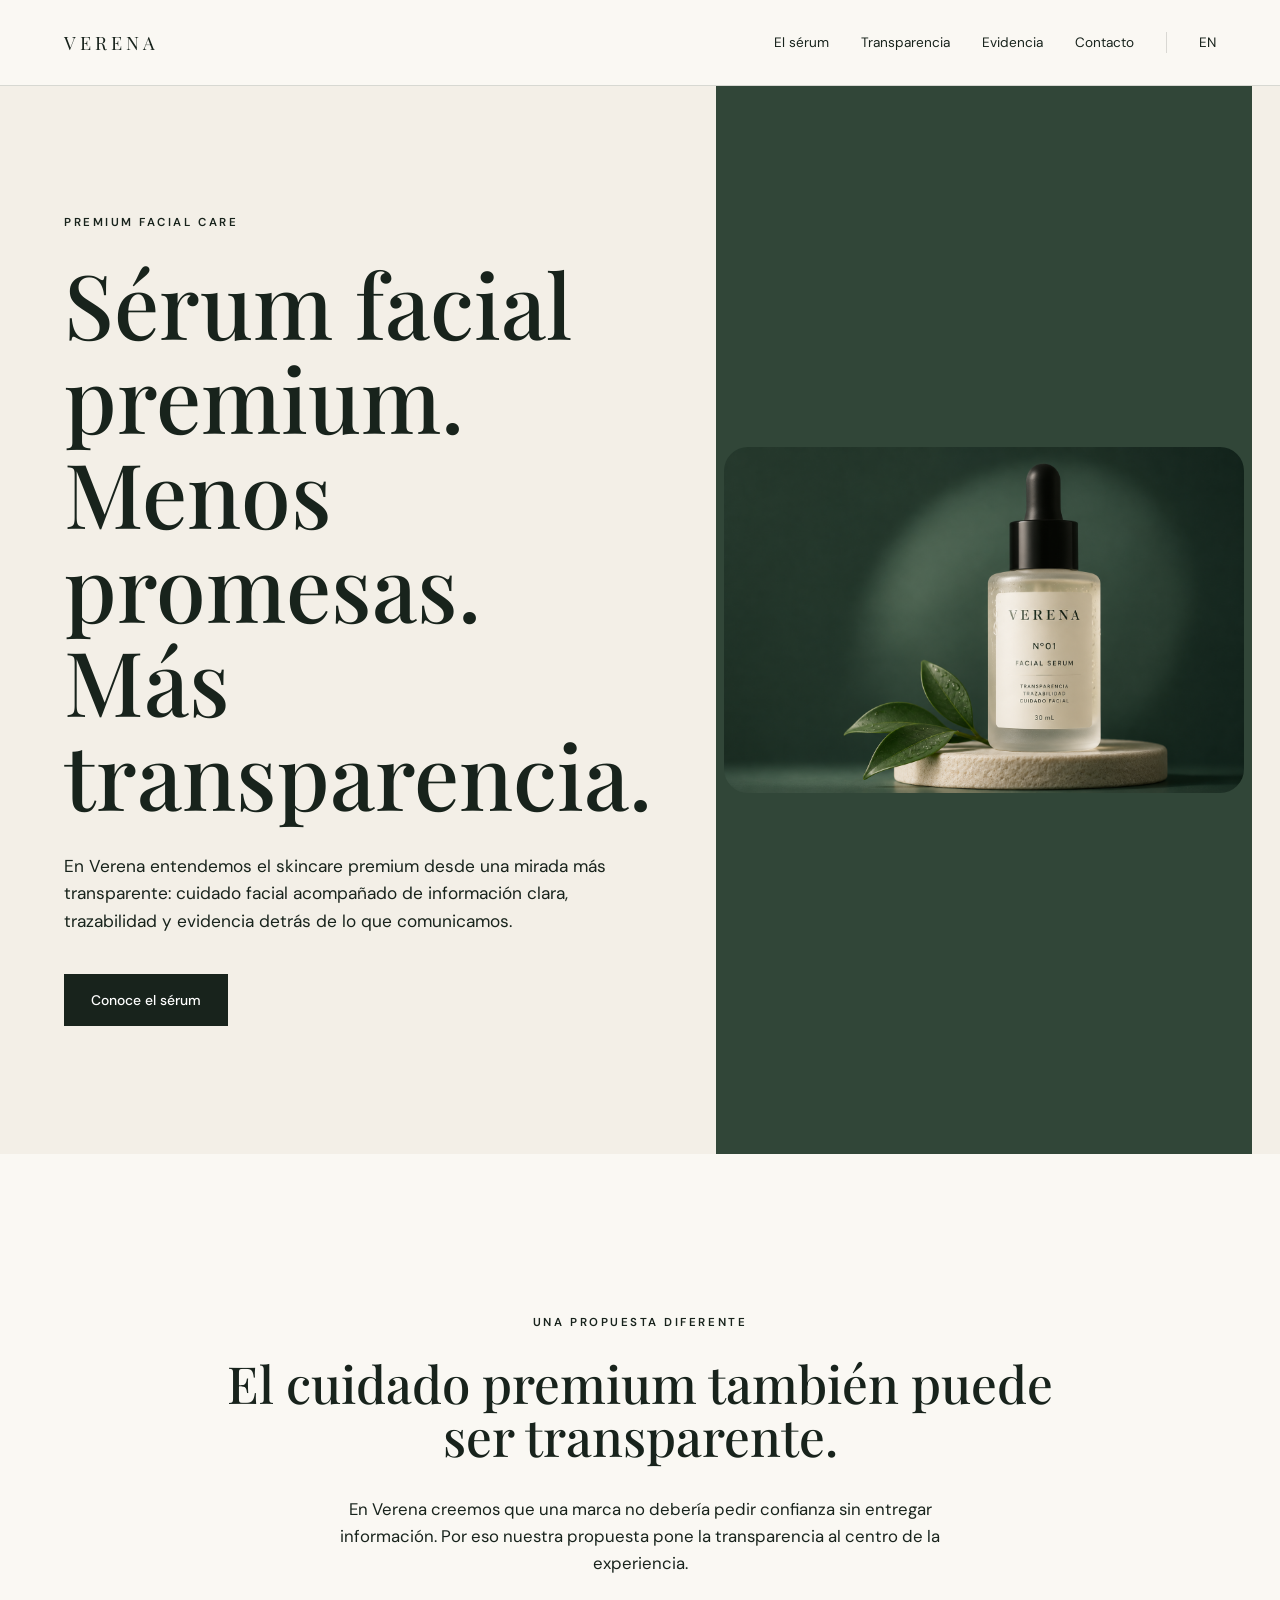
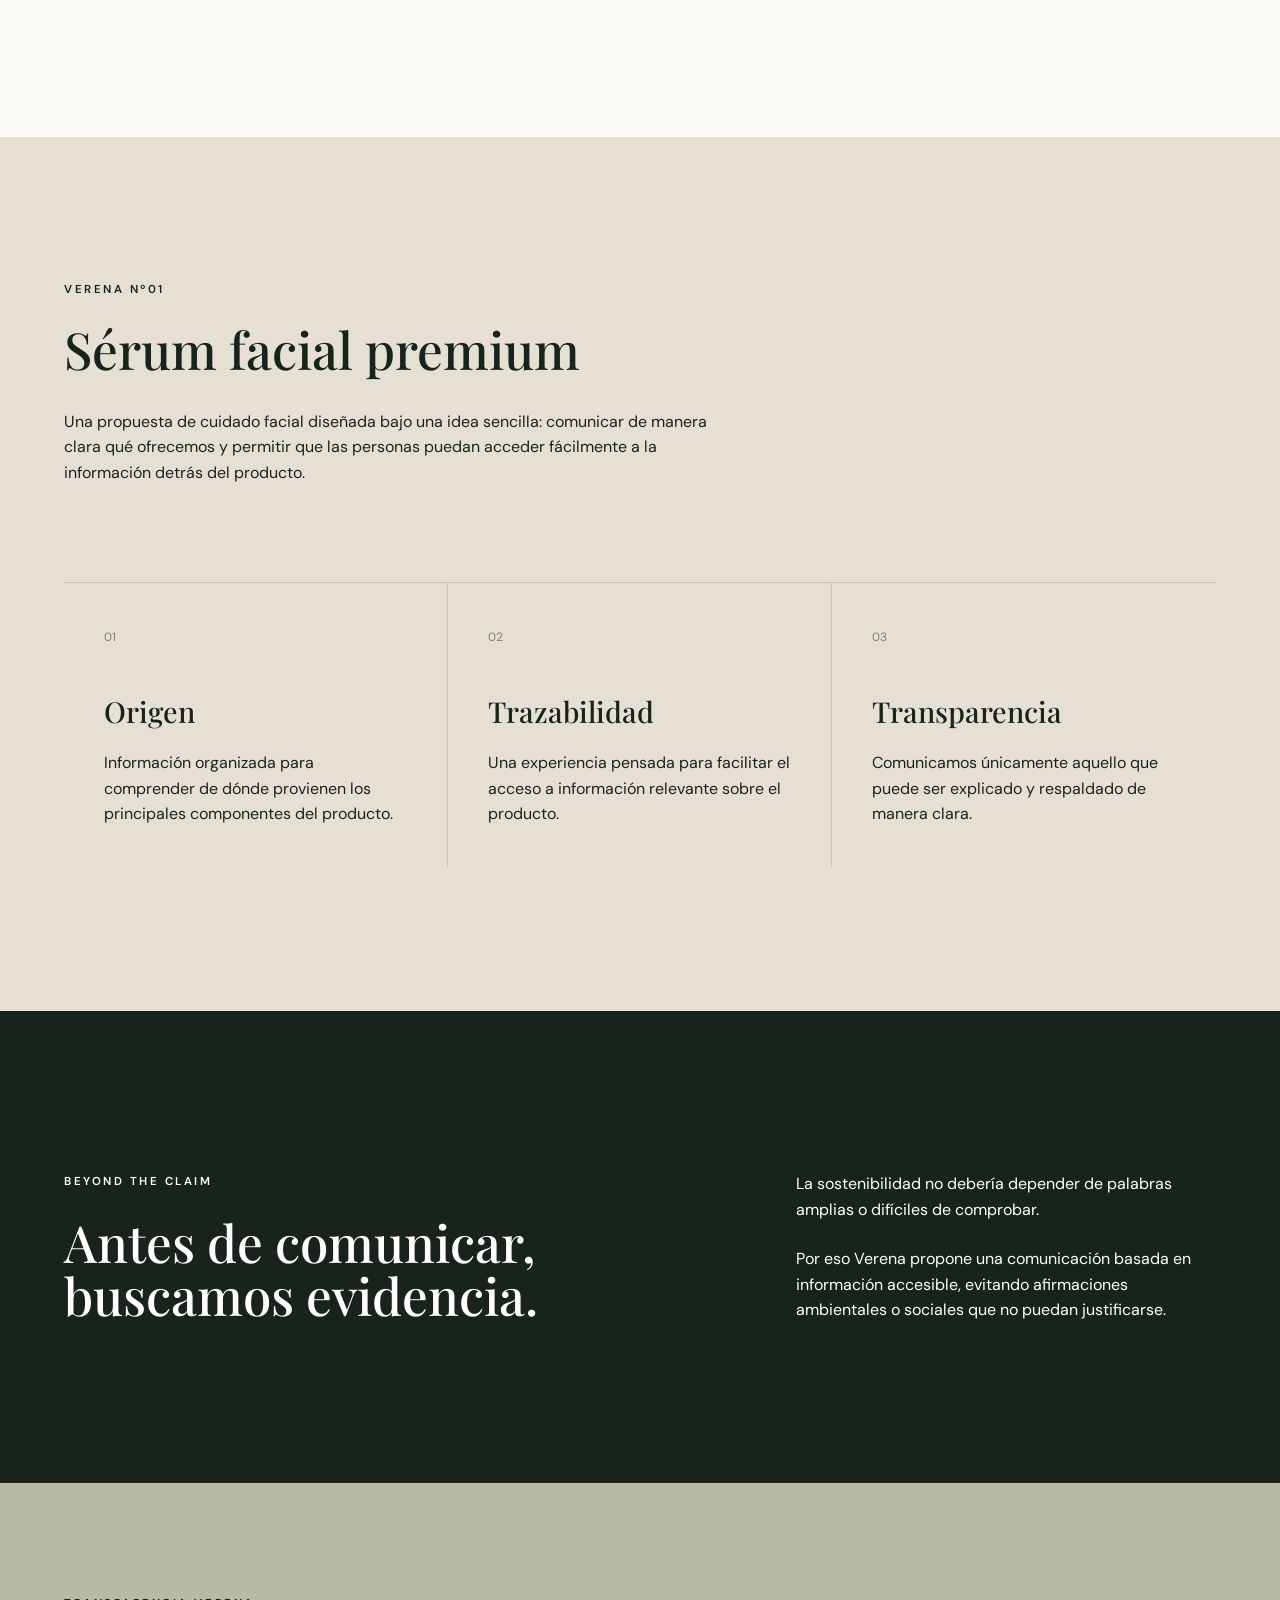
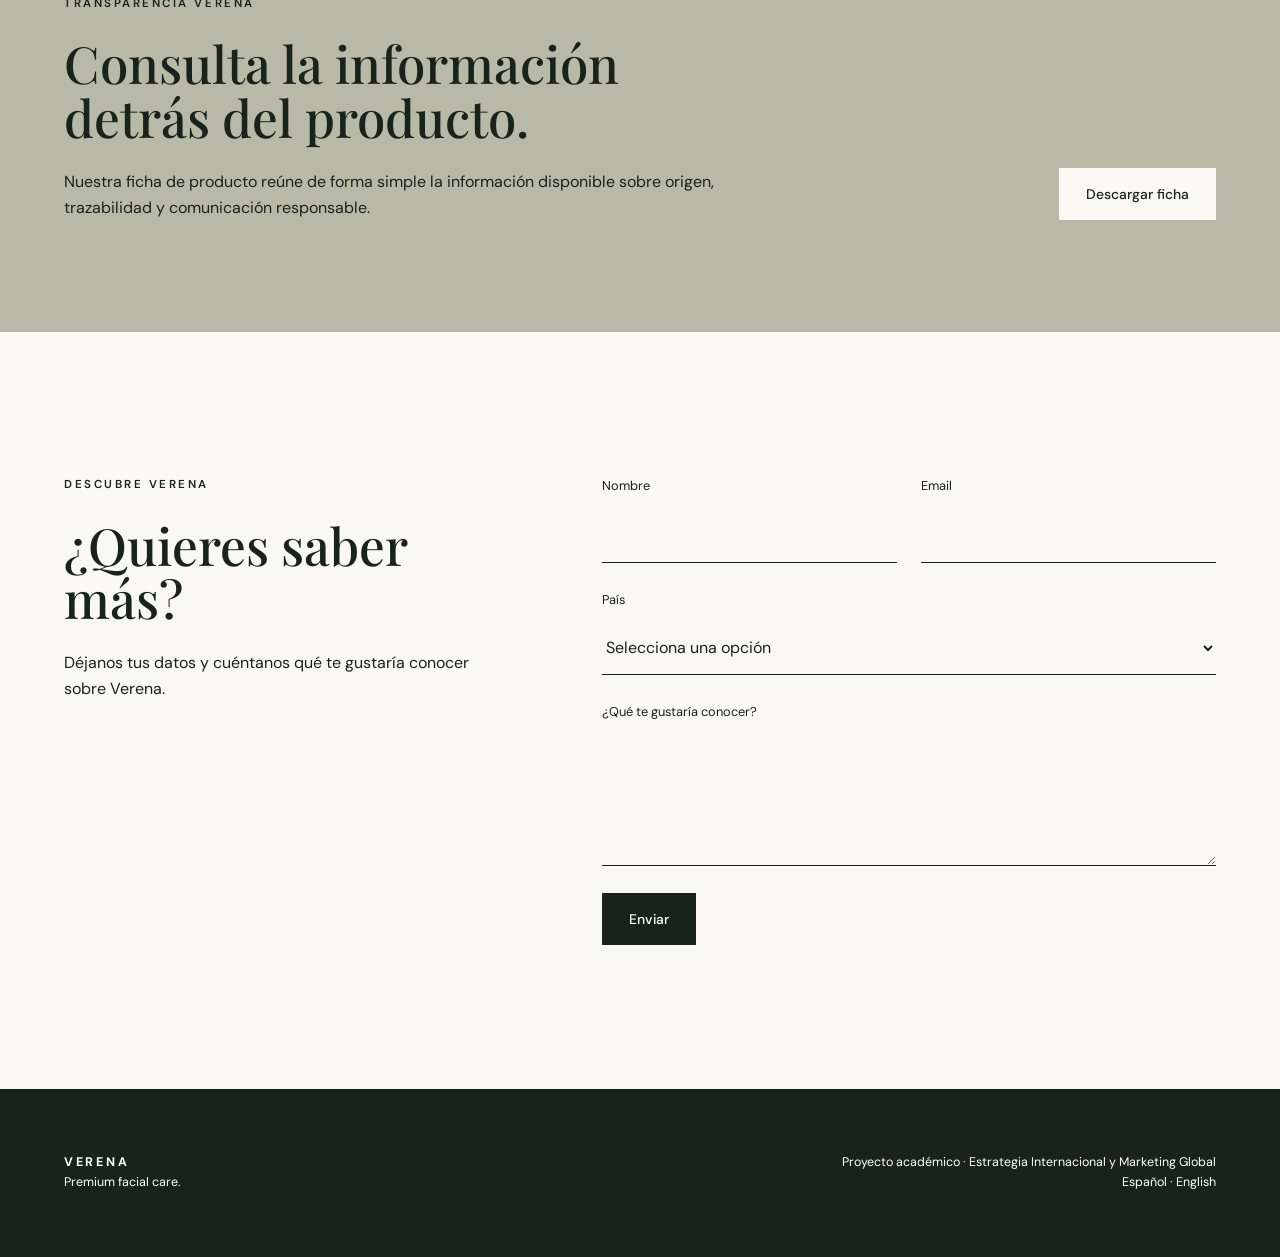
<file: index.html>
<!DOCTYPE html>
<html lang="es-CL">

<head>
  <script async src="https://www.googletagmanager.com/gtm.js?id=GTM-P7R8974D"></script>
<script>
  window.dataLayer = window.dataLayer || [];
  function gtag(){dataLayer.push(arguments);}
  gtag('js', new Date());
</script>
  <meta charset="UTF-8">

  <meta name="viewport" content="width=device-width, initial-scale=1.0">

  <!-- SEO -->
  <title>Verena | Sérum facial premium con transparencia</title>

  <meta
    name="description"
    content="Descubre Verena, un concepto de sérum facial premium centrado en transparencia, trazabilidad e información clara sobre el producto."
  >

  <!-- SEO INTERNACIONAL -->
  <link
    rel="alternate"
    hreflang="es-CL"
    href="https://domipochi-blip.github.io/verena-skincare/"
  >

  <link
    rel="alternate"
    hreflang="en-GB"
    href="https://domipochi-blip.github.io/verena-skincare/en/"
  >

  <link
    rel="alternate"
    hreflang="x-default"
    href="https://domipochi-blip.github.io/verena-skincare/"
  >

  <link rel="stylesheet" href="styles.css">
</head>


<body>
  <script async src="https://www.googletagmanager.com/gtm.js?id=GTM-P7R8974D"></script>
<script>
  window.dataLayer = window.dataLayer || [];
  function gtag(){dataLayer.push(arguments);}
  gtag('js', new Date());
</script>

<header class="navbar">

  <a href="#" class="brand">
    VERENA
  </a>

  <nav class="nav-links">

    <a href="#serum">
      El sérum
    </a>

    <a href="#transparencia">
      Transparencia
    </a>

    <a href="#evidencia">
      Evidencia
    </a>

    <a href="#contacto">
      Contacto
    </a>

    <a href="en/" class="language">
      EN
    </a>

  </nav>

</header>


<main>

  <!-- HERO -->
  <section class="hero">

    <div class="hero-content">

      <p class="eyebrow">
        PREMIUM FACIAL CARE
      </p>

      <h1>
        Sérum facial premium.<br>
        Menos promesas. Más transparencia.
      </h1>

      <p class="hero-text">
        En Verena entendemos el skincare premium desde una mirada más transparente:
        cuidado facial acompañado de información clara, trazabilidad
        y evidencia detrás de lo que comunicamos.
      </p>

      <a
        href="#serum"
        class="button button-primary"
        id="product-cta"
      >
        Conoce el sérum
      </a>

    </div>


 <div class="hero-visual">
  <img
  src="verena-serum.png"
  alt="Sérum facial premium Verena"
  class="hero-product-image"
  >
</div>

  </section>


  <!-- INTRO -->
  <section class="statement">

    <p class="eyebrow">
      UNA PROPUESTA DIFERENTE
    </p>

    <h2>
      El cuidado premium también puede ser transparente.
    </h2>

    <p>
      En Verena creemos que una marca no debería pedir confianza
      sin entregar información. Por eso nuestra propuesta pone
      la transparencia al centro de la experiencia.
    </p>

  </section>


  <!-- PRODUCTO -->
  <section class="product-section" id="serum">

    <div class="product-card">

      <p class="eyebrow">
        VERENA Nº01
      </p>

      <h2>
        Sérum facial premium
      </h2>

      <p>
        Una propuesta de cuidado facial diseñada bajo una idea sencilla:
        comunicar de manera clara qué ofrecemos y permitir que las personas
        puedan acceder fácilmente a la información detrás del producto.
      </p>

    </div>


    <div class="feature-grid">

      <article class="feature">

        <span>
          01
        </span>

        <h3>
          Origen
        </h3>

        <p>
          Información organizada para comprender de dónde provienen
          los principales componentes del producto.
        </p>

      </article>


      <article class="feature">

        <span>
          02
        </span>

        <h3>
          Trazabilidad
        </h3>

        <p>
          Una experiencia pensada para facilitar el acceso a información
          relevante sobre el producto.
        </p>

      </article>


      <article class="feature">

        <span>
          03
        </span>

        <h3>
          Transparencia
        </h3>

        <p>
          Comunicamos únicamente aquello que puede ser explicado
          y respaldado de manera clara.
        </p>

      </article>

    </div>

  </section>


  <!-- TRANSPARENCIA -->
  <section
    class="transparency"
    id="transparencia"
  >

    <div class="transparency-heading">

      <p class="eyebrow">
        BEYOND THE CLAIM
      </p>

      <h2>
        Antes de comunicar,<br>
        buscamos evidencia.
      </h2>

    </div>


    <div class="transparency-copy">

      <p>
        La sostenibilidad no debería depender de palabras amplias
        o difíciles de comprobar.
      </p>

      <p>
        Por eso Verena propone una comunicación basada en información
        accesible, evitando afirmaciones ambientales o sociales que
        no puedan justificarse.
      </p>

    </div>

  </section>


  <!-- EVIDENCIA -->
  <section
    class="evidence"
    id="evidencia"
  >

    <div>

      <p class="eyebrow">
        TRANSPARENCIA VERENA
      </p>

      <h2>
        Consulta la información detrás del producto.
      </h2>

      <p>
        Nuestra ficha de producto reúne de forma simple la información
        disponible sobre origen, trazabilidad y comunicación responsable.
      </p>

    </div>


    <a
      href="verena-ficha-transparencia.pdf"
      download
      class="button button-light"
      id="traceability-download"
    >
      Descargar ficha
    </a>

  </section>


  <!-- CONTACTO -->
  <section
    class="contact"
    id="contacto"
  >

    <div class="contact-intro">

      <p class="eyebrow">
        DESCUBRE VERENA
      </p>

      <h2>
        ¿Quieres saber más?
      </h2>

      <p>
        Déjanos tus datos y cuéntanos qué te gustaría conocer
        sobre Verena.
      </p>

    </div>


    <form id="contact-form">

      <div class="form-row">

        <div class="field">

          <label for="name">
            Nombre
          </label>

          <input
            type="text"
            id="name"
            name="name"
            required
          >

        </div>


        <div class="field">

          <label for="email">
            Email
          </label>

          <input
            type="email"
            id="email"
            name="email"
            required
          >

        </div>

      </div>


      <div class="field">

        <label for="country">
          País
        </label>

        <select
          id="country"
          name="country"
          required
        >

          <option value="">
            Selecciona una opción
          </option>

          <option value="chile">
            Chile
          </option>

          <option value="uk">
            Reino Unido
          </option>

          <option value="other">
            Otro
          </option>

        </select>

      </div>


      <div class="field">

        <label for="message">
          ¿Qué te gustaría conocer?
        </label>

        <textarea
          id="message"
          name="message"
          rows="4"
        ></textarea>

      </div>


      <button
        type="submit"
        class="button button-primary"
        id="form-submit-button"
      >
        Enviar
      </button>


      <p
        id="form-success"
        class="form-success"
      >
        Gracias. Hemos recibido tu interés en Verena.
      </p>

    </form>

  </section>

</main>


<footer>

  <div>

    <strong>
      VERENA
    </strong>

    <p>
      Premium facial care.
    </p>

  </div>


  <div class="footer-right">

    <p>
      Proyecto académico · Estrategia Internacional y Marketing Global
    </p>

    <p>
      Español · English
    </p>

  </div>

</footer>


<script src="script.js"></script>

</body>

</html>
</file>
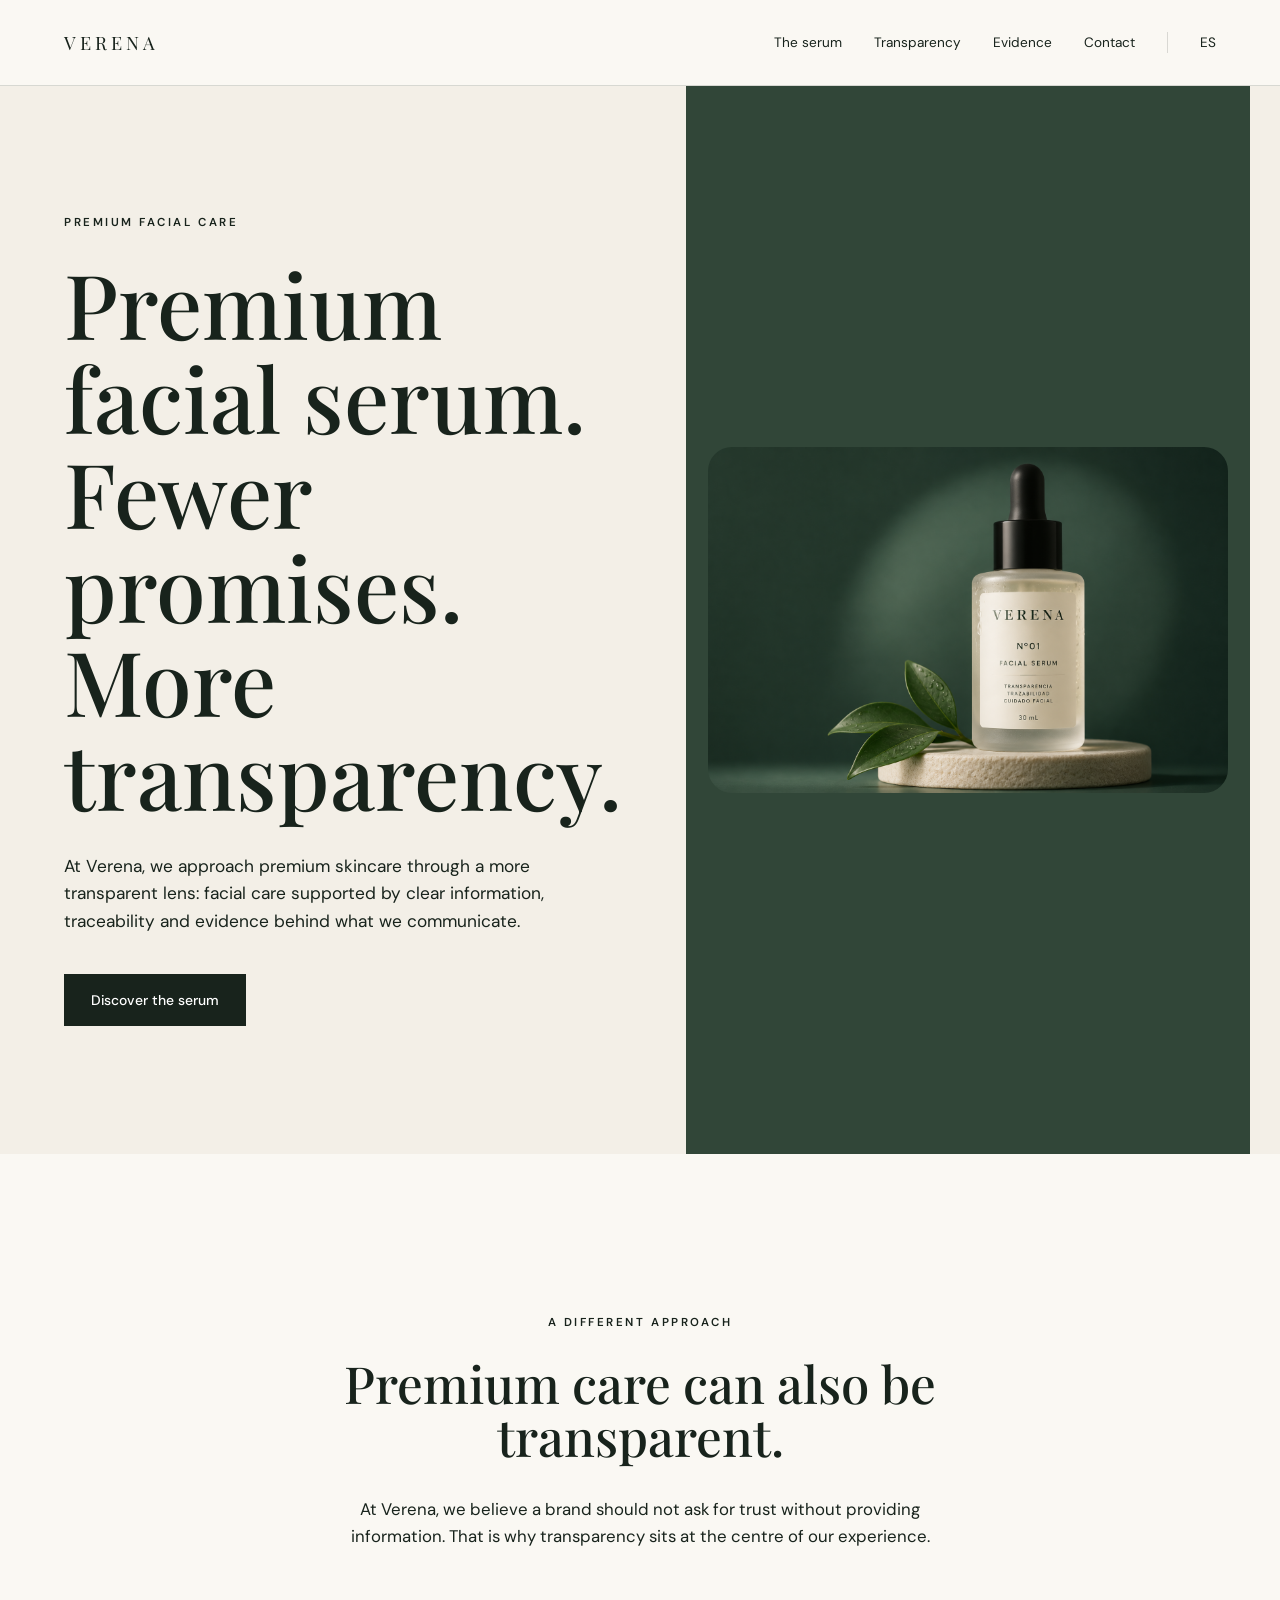
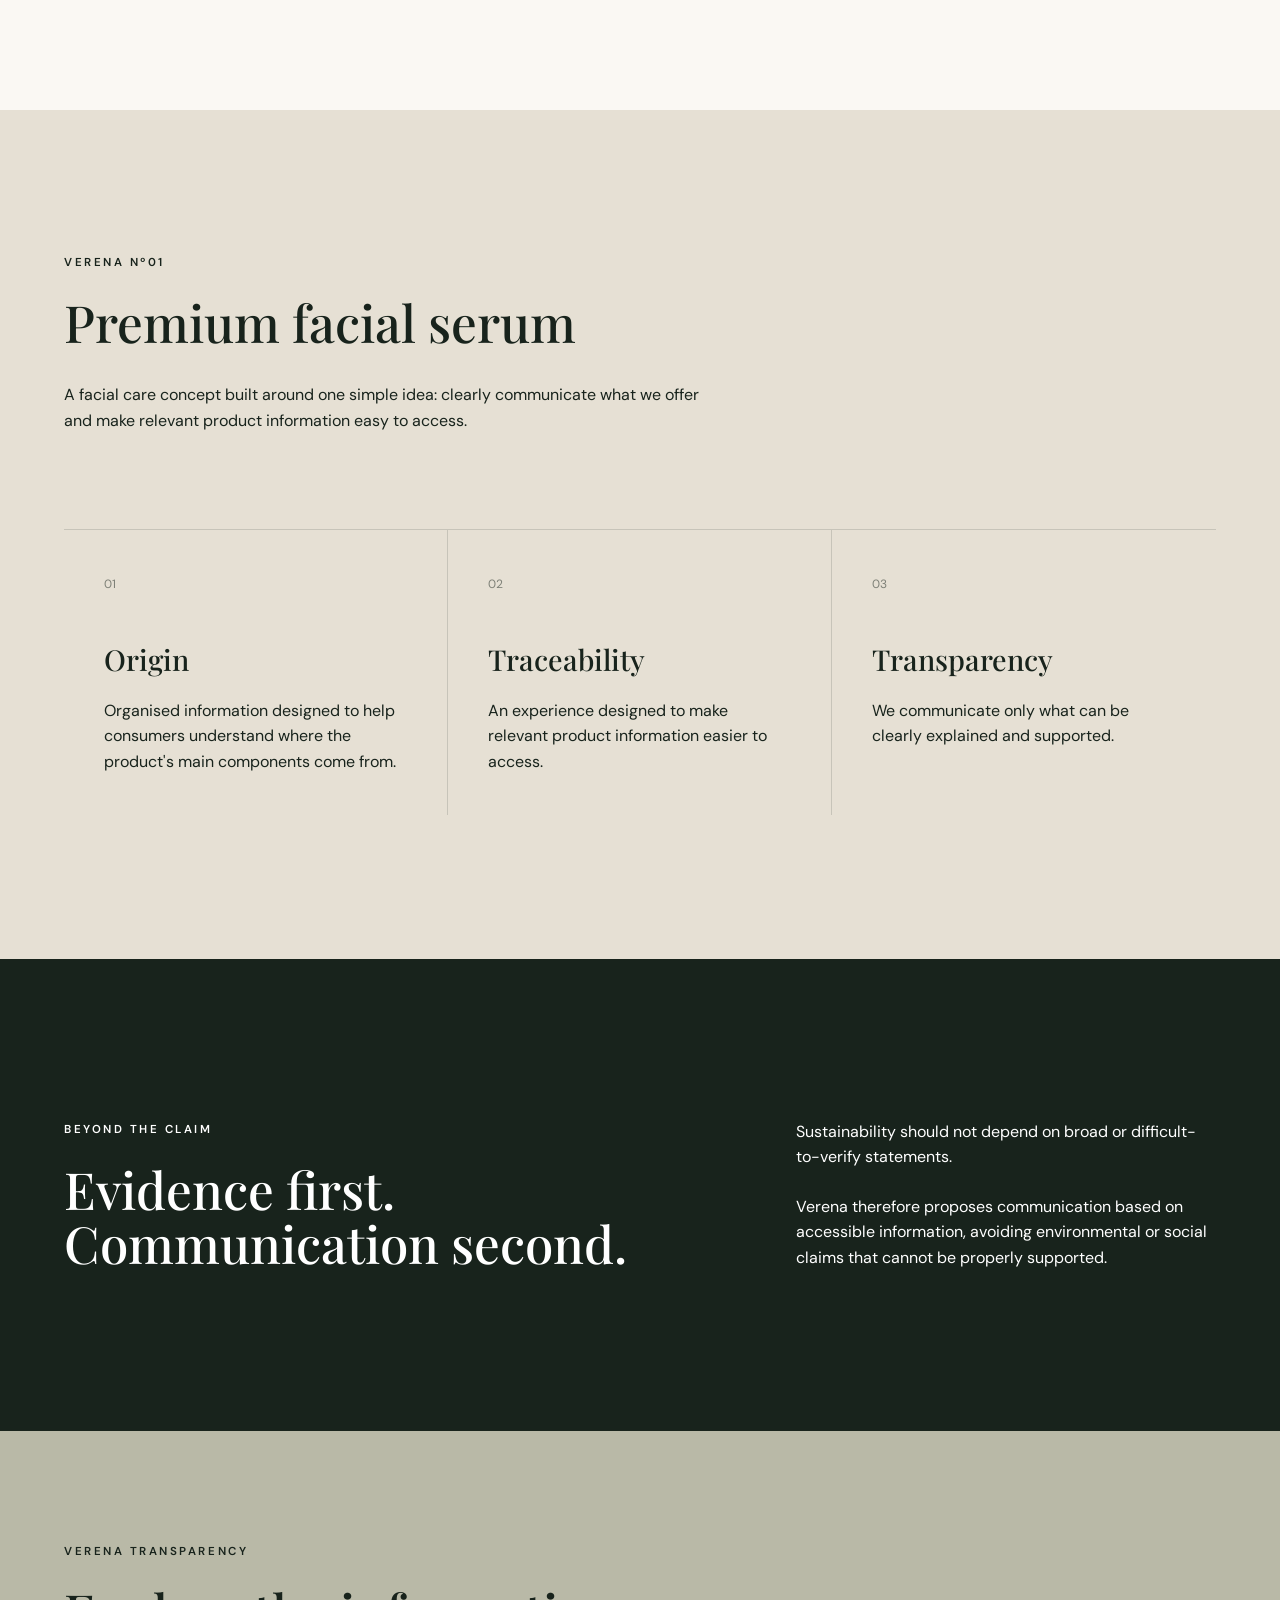
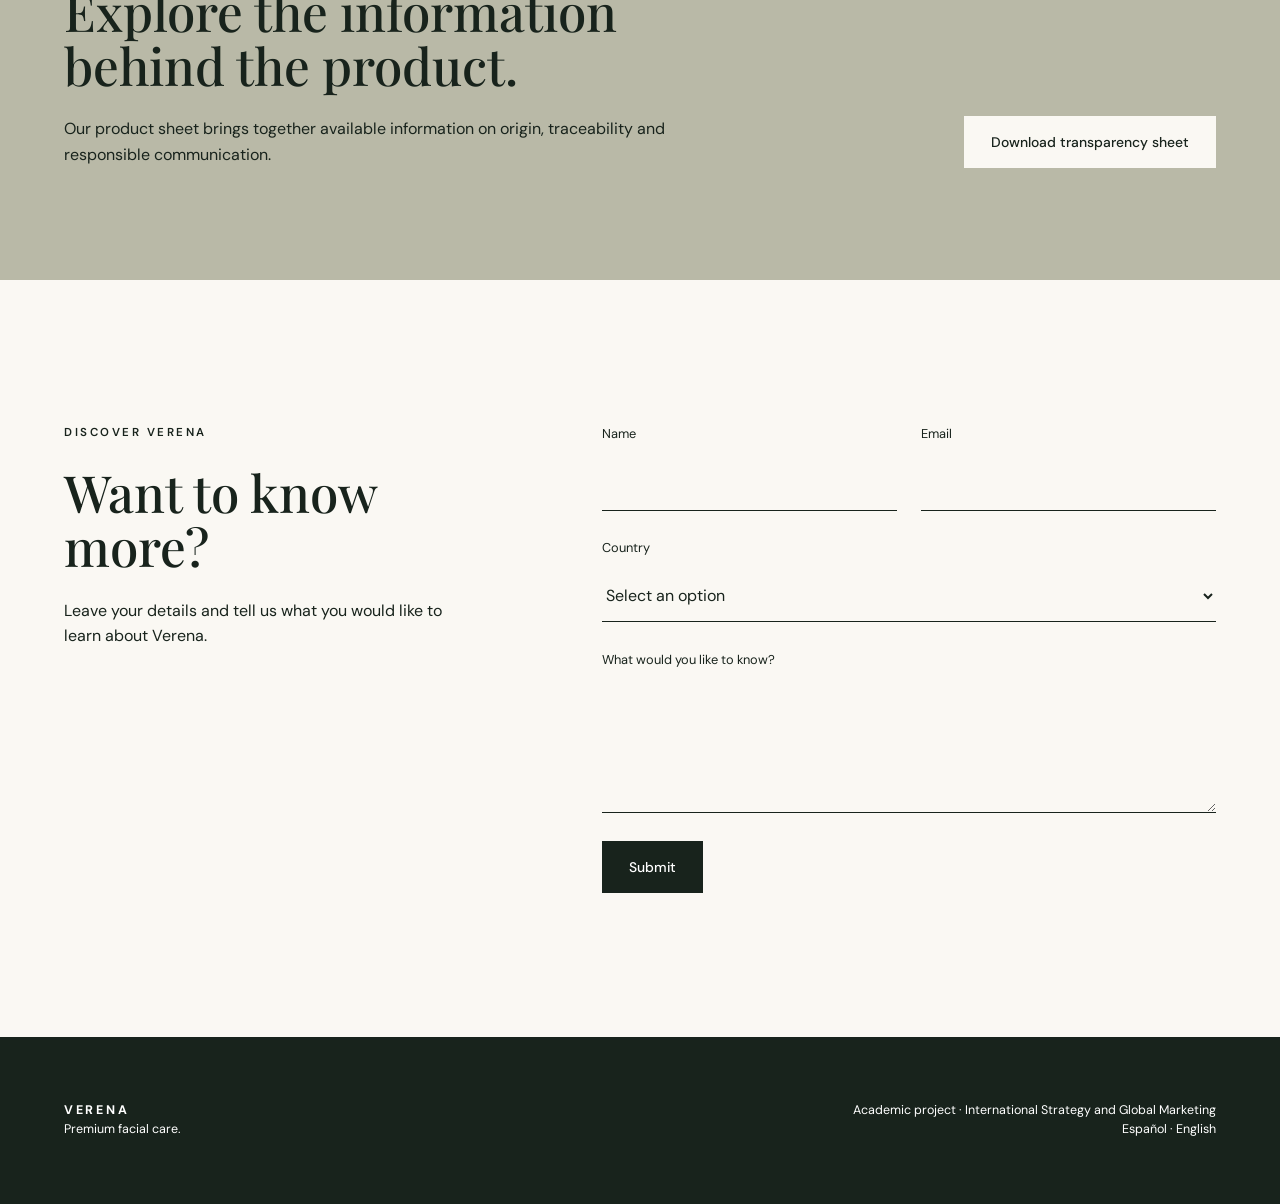
<file: en/index.html>
<!DOCTYPE html>
<html lang="en-GB">

<head>
<script async src="https://www.googletagmanager.com/gtm.js?id=GTM-P7R8974D"></script>
<script>
  window.dataLayer = window.dataLayer || [];
  function gtag(){dataLayer.push(arguments);}
  gtag('js', new Date());
</script>
  
  <meta charset="UTF-8">

  <meta
    name="viewport"
    content="width=device-width, initial-scale=1.0"
  >

  <!-- SEO -->
  <title>Premium Facial Serum UK | Transparency & Traceability | Verena</title>

  <meta
    name="description"
    content="Discover Verena, a premium facial serum concept for the UK focused on transparency, traceability and clear product information."
  >

  <!-- INTERNATIONAL SEO -->
  <link
    rel="alternate"
    hreflang="es-CL"
    href="https://domipochi-blip.github.io/verena-skincare/"
  >

  <link
    rel="alternate"
    hreflang="en-GB"
    href="https://domipochi-blip.github.io/verena-skincare/en/"
  >

  <link
    rel="alternate"
    hreflang="x-default"
    href="https://domipochi-blip.github.io/verena-skincare/"
  >

  <link
    rel="stylesheet"
    href="../styles.css"
  >

</head>


<body>
<script async src="https://www.googletagmanager.com/gtm.js?id=GTM-P7R8974D"></script>
<script>
  window.dataLayer = window.dataLayer || [];
  function gtag(){dataLayer.push(arguments);}
  gtag('js', new Date());
</script>
  
<header class="navbar">

  <a
    href="#"
    class="brand"
  >
    VERENA
  </a>


  <nav class="nav-links">

    <a href="#serum">
      The serum
    </a>

    <a href="#transparency">
      Transparency
    </a>

    <a href="#evidence">
      Evidence
    </a>

    <a href="#contact">
      Contact
    </a>

    <a
      href="../"
      class="language"
    >
      ES
    </a>

  </nav>

</header>


<main>

  <!-- HERO -->
  <section class="hero">

    <div class="hero-content">

      <p class="eyebrow">
        PREMIUM FACIAL CARE
      </p>

      <h1>
        Premium facial serum.<br>
        Fewer promises. More transparency.
      </h1>

      <p class="hero-text">
        At Verena, we approach premium skincare through a more transparent lens:
        facial care supported by clear information, traceability
        and evidence behind what we communicate.
      </p>

      <a
        href="#serum"
        class="button button-primary"
        id="product-cta"
      >
        Discover the serum
      </a>

    </div>


  <div class="hero-visual">
  <img
  src="../verena-serum.png"
  alt="Verena premium facial serum"
  class="hero-product-image"
>
</div>

  </section>


  <!-- INTRO -->
  <section class="statement">

    <p class="eyebrow">
      A DIFFERENT APPROACH
    </p>

    <h2>
      Premium care can also be transparent.
    </h2>

    <p>
      At Verena, we believe a brand should not ask for trust
      without providing information. That is why transparency
      sits at the centre of our experience.
    </p>

  </section>


  <!-- PRODUCT -->
  <section
    class="product-section"
    id="serum"
  >

    <div class="product-card">

      <p class="eyebrow">
        VERENA Nº01
      </p>

      <h2>
        Premium facial serum
      </h2>

      <p>
        A facial care concept built around one simple idea:
        clearly communicate what we offer and make relevant
        product information easy to access.
      </p>

    </div>


    <div class="feature-grid">

      <article class="feature">

        <span>
          01
        </span>

        <h3>
          Origin
        </h3>

        <p>
          Organised information designed to help consumers understand
          where the product's main components come from.
        </p>

      </article>


      <article class="feature">

        <span>
          02
        </span>

        <h3>
          Traceability
        </h3>

        <p>
          An experience designed to make relevant product
          information easier to access.
        </p>

      </article>


      <article class="feature">

        <span>
          03
        </span>

        <h3>
          Transparency
        </h3>

        <p>
          We communicate only what can be clearly
          explained and supported.
        </p>

      </article>

    </div>

  </section>


  <!-- TRANSPARENCY -->
  <section
    class="transparency"
    id="transparency"
  >

    <div class="transparency-heading">

      <p class="eyebrow">
        BEYOND THE CLAIM
      </p>

      <h2>
        Evidence first.<br>
        Communication second.
      </h2>

    </div>


    <div class="transparency-copy">

      <p>
        Sustainability should not depend on broad
        or difficult-to-verify statements.
      </p>

      <p>
        Verena therefore proposes communication based on accessible
        information, avoiding environmental or social claims that
        cannot be properly supported.
      </p>

    </div>

  </section>


  <!-- EVIDENCE -->
  <section
    class="evidence"
    id="evidence"
  >

    <div>

      <p class="eyebrow">
        VERENA TRANSPARENCY
      </p>

      <h2>
        Explore the information behind the product.
      </h2>

      <p>
        Our product sheet brings together available information
        on origin, traceability and responsible communication.
      </p>

    </div>


    <a
      href="../verena-ficha-transparencia.pdf"
      download
      class="button button-light"
      id="traceability-download"
    >
      Download transparency sheet
    </a>

  </section>


  <!-- CONTACT -->
  <section
    class="contact"
    id="contact"
  >

    <div class="contact-intro">

      <p class="eyebrow">
        DISCOVER VERENA
      </p>

      <h2>
        Want to know more?
      </h2>

      <p>
        Leave your details and tell us what you would like
        to learn about Verena.
      </p>

    </div>


    <form id="contact-form">

      <div class="form-row">

        <div class="field">

          <label for="name">
            Name
          </label>

          <input
            type="text"
            id="name"
            name="name"
            required
          >

        </div>


        <div class="field">

          <label for="email">
            Email
          </label>

          <input
            type="email"
            id="email"
            name="email"
            required
          >

        </div>

      </div>


      <div class="field">

        <label for="country">
          Country
        </label>

        <select
          id="country"
          name="country"
          required
        >

          <option value="">
            Select an option
          </option>

          <option value="uk">
            United Kingdom
          </option>

          <option value="chile">
            Chile
          </option>

          <option value="other">
            Other
          </option>

        </select>

      </div>


      <div class="field">

        <label for="message">
          What would you like to know?
        </label>

        <textarea
          id="message"
          name="message"
          rows="4"
        ></textarea>

      </div>


      <button
        type="submit"
        class="button button-primary"
        id="form-submit-button"
      >
        Submit
      </button>


      <p
        id="form-success"
        class="form-success"
      >
        Thank you. We have received your interest in Verena.
      </p>

    </form>

  </section>

</main>


<footer>

  <div>

    <strong>
      VERENA
    </strong>

    <p>
      Premium facial care.
    </p>

  </div>


  <div class="footer-right">

    <p>
      Academic project · International Strategy and Global Marketing
    </p>

    <p>
      Español · English
    </p>

  </div>

</footer>


<script src="../script.js"></script>

</body>

</html>
</file>
<file: styles.css>
@import url('https://fonts.googleapis.com/css2?family=DM+Sans:wght@300;400;500;600&family=Playfair+Display:wght@500;600&display=swap');


:root {
  --cream: #f3efe7;
  --light: #faf8f3;
  --dark: #18231c;
  --green: #314638;
  --soft-green: #778478;
  --line: rgba(24, 35, 28, 0.15);
}


* {
  margin: 0;
  padding: 0;
  box-sizing: border-box;
}


html {
  scroll-behavior: smooth;
}


body {
  font-family: "DM Sans", sans-serif;
  background: var(--light);
  color: var(--dark);
  line-height: 1.6;
}


h1,
h2 {
  font-family: "Playfair Display", serif;
  font-weight: 500;
  line-height: 1.05;
}


h1 {
  font-size: clamp(3.4rem, 7vw, 7rem);
}


h2 {
  font-size: clamp(2.3rem, 4vw, 4.5rem);
}


p {
  max-width: 650px;
}


a {
  color: inherit;
  text-decoration: none;
}


.navbar {
  min-height: 86px;
  padding: 0 5vw;

  display: flex;
  align-items: center;
  justify-content: space-between;

  border-bottom: 1px solid var(--line);

  background: rgba(250, 248, 243, 0.96);

  position: sticky;
  top: 0;
  z-index: 100;
}


.brand {
  font-family: "Playfair Display", serif;
  letter-spacing: 0.22em;
  font-size: 1.15rem;
}


.nav-links {
  display: flex;
  align-items: center;
  gap: 2rem;
  font-size: 0.85rem;
}


.nav-links a:hover {
  opacity: 0.55;
}


.language {
  border-left: 1px solid var(--line);
  padding-left: 2rem;
}


.hero {
  min-height: calc(100vh - 86px);

  display: grid;
  grid-template-columns: 1.05fr 0.95fr;

  background: var(--cream);
}


.hero-content {
  padding: 10vw 5vw;

  display: flex;
  flex-direction: column;
  justify-content: center;
  align-items: flex-start;
}


.eyebrow {
  font-size: 0.72rem;
  letter-spacing: 0.22em;
  font-weight: 600;
  margin-bottom: 1.5rem;
}


.hero-text {
  font-size: 1.08rem;
  margin-top: 2rem;
  margin-bottom: 2.4rem;
  max-width: 560px;
}


.button {
  display: inline-flex;
  justify-content: center;
  align-items: center;

  min-height: 52px;

  padding: 0 1.7rem;

  border: none;
  cursor: pointer;

  font-family: inherit;
  font-size: 0.87rem;
  font-weight: 500;

  transition: 0.25s ease;
}


.button-primary {
  background: var(--dark);
  color: white;
}


.button-primary:hover {
  background: var(--green);
  transform: translateY(-2px);
}


.hero-visual {
  min-height: 650px;
  background: var(--green);

  position: relative;

  display: flex;
  justify-content: center;
  align-items: center;

  overflow: hidden;
}


.product-glow {
  position: absolute;

  width: 470px;
  height: 470px;

  border-radius: 50%;

  background: rgba(255, 255, 255, 0.12);

  filter: blur(4px);
}


.bottle {
  position: relative;
  z-index: 2;

  display: flex;
  flex-direction: column;
  align-items: center;

  filter: drop-shadow(0 35px 35px rgba(0, 0, 0, 0.25));
}


.dropper {
  width: 78px;
  height: 130px;

  background: #111813;

  border-radius: 12px 12px 5px 5px;
}


.bottle-body {
  width: 210px;
  height: 340px;

  margin-top: -2px;

  border-radius: 22px 22px 28px 28px;

  background:
    linear-gradient(
      120deg,
      rgba(255,255,255,0.45),
      rgba(255,255,255,0.08)
    ),
    #cabd9e;

  display: flex;
  flex-direction: column;
  align-items: center;
  justify-content: center;

  color: #172019;
}


.bottle-brand {
  font-family: "Playfair Display", serif;
  font-size: 1.5rem;
  letter-spacing: 0.18em;
}


.bottle-product {
  font-size: 0.62rem;
  letter-spacing: 0.16em;
  margin-top: 0.8rem;
}


.statement {
  padding: 10rem 5vw;

  display: flex;
  flex-direction: column;
  align-items: center;

  text-align: center;
}


.statement h2 {
  max-width: 850px;
}


.statement > p:last-child {
  margin-top: 2rem;
  font-size: 1.05rem;
}


.product-section {
  background: #e6e0d4;
  padding: 9rem 5vw;
}


.product-card {
  max-width: 760px;
  margin-bottom: 6rem;
}


.product-card p:last-child {
  margin-top: 2rem;
}


.feature-grid {
  display: grid;
  grid-template-columns: repeat(3, 1fr);

  border-top: 1px solid var(--line);
}


.feature {
  padding: 2.5rem;

  border-right: 1px solid var(--line);
}


.feature:last-child {
  border-right: none;
}


.feature span {
  opacity: 0.5;
  font-size: 0.75rem;
}


.feature h3 {
  margin: 2.5rem 0 1rem;

  font-family: "Playfair Display", serif;
  font-size: 1.8rem;
  font-weight: 500;
}


.transparency {
  background: var(--dark);
  color: white;

  padding: 10rem 5vw;

  display: grid;
  grid-template-columns: 1.2fr 0.8fr;
  gap: 8vw;

  align-items: end;
}


.transparency-copy p + p {
  margin-top: 1.5rem;
}


.evidence {
  background: #b9b9a7;

  padding: 7rem 5vw;

  display: flex;
  justify-content: space-between;
  align-items: end;

  gap: 4rem;
}


.evidence h2 {
  max-width: 700px;
}


.evidence p:last-child {
  margin-top: 1.5rem;
}


.button-light {
  background: var(--light);
  color: var(--dark);

  flex-shrink: 0;
}


.button-light:hover {
  background: white;
  transform: translateY(-2px);
}


.contact {
  padding: 9rem 5vw;

  display: grid;
  grid-template-columns: 0.8fr 1.2fr;

  gap: 10vw;
}


.contact-intro p:last-child {
  margin-top: 1.5rem;
}


form {
  width: 100%;
}


.form-row {
  display: grid;
  grid-template-columns: 1fr 1fr;

  gap: 1.5rem;
}


.field {
  margin-bottom: 1.7rem;

  display: flex;
  flex-direction: column;
}


label {
  font-size: 0.8rem;
  margin-bottom: 0.7rem;
}


input,
select,
textarea {
  width: 100%;

  border: none;
  border-bottom: 1px solid var(--dark);

  background: transparent;

  padding: 0.9rem 0;

  font: inherit;
  color: inherit;

  outline: none;
}


textarea {
  resize: vertical;
}


.form-success {
  display: none;

  margin-top: 1.5rem;

  padding: 1rem;

  background: #e5eadf;
}


.form-success.visible {
  display: block;
}


footer {
  background: var(--dark);
  color: white;

  padding: 4rem 5vw;

  display: flex;
  justify-content: space-between;

  font-size: 0.78rem;
}


footer strong {
  letter-spacing: 0.22em;
}


.footer-right {
  text-align: right;
}


@media (max-width: 850px) {

  .nav-links a:not(.language) {
    display: none;
  }


  .language {
    border-left: none;
    padding-left: 0;
  }


  .hero {
    grid-template-columns: 1fr;
  }


  .hero-content {
    padding: 7rem 6vw;
  }


  .hero-visual {
    min-height: 550px;
  }


  .feature-grid {
    grid-template-columns: 1fr;
  }


  .feature {
    border-right: none;
    border-bottom: 1px solid var(--line);
    padding-left: 0;
    padding-right: 0;
  }


  .transparency {
    grid-template-columns: 1fr;
  }


  .evidence {
    flex-direction: column;
    align-items: flex-start;
  }


  .contact {
    grid-template-columns: 1fr;
  }


  .form-row {
    grid-template-columns: 1fr;
  }


  footer {
    flex-direction: column;
    gap: 2rem;
  }


  .footer-right {
    text-align: left;
  }

}

.hero-product-image {
  width: 100%;
  max-width: 520px;
  height: auto;
  display: block;
  margin: 0 auto;
  border-radius: 24px;
  object-fit: cover;
}

@media (max-width: 850px) {
  .hero-product-image {
    max-width: 100%;
    border-radius: 18px;
  }
}
</file>
